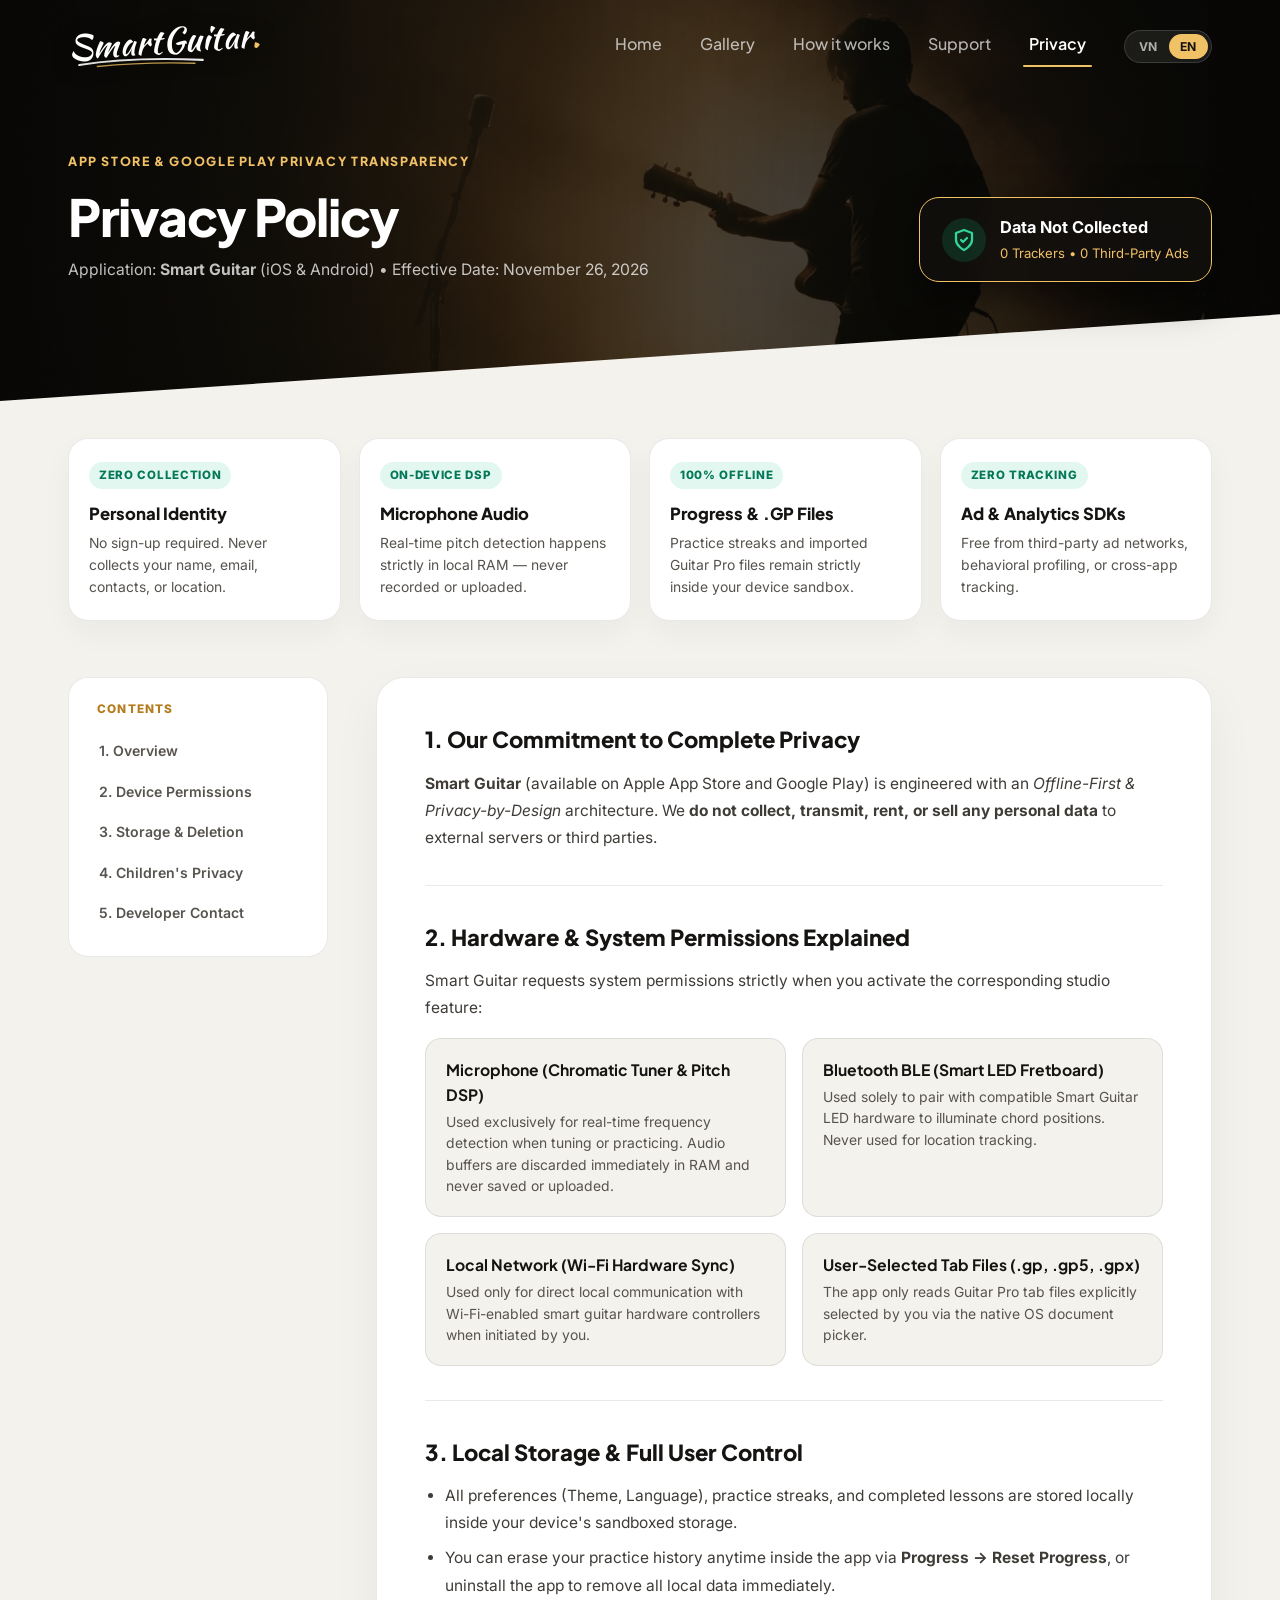
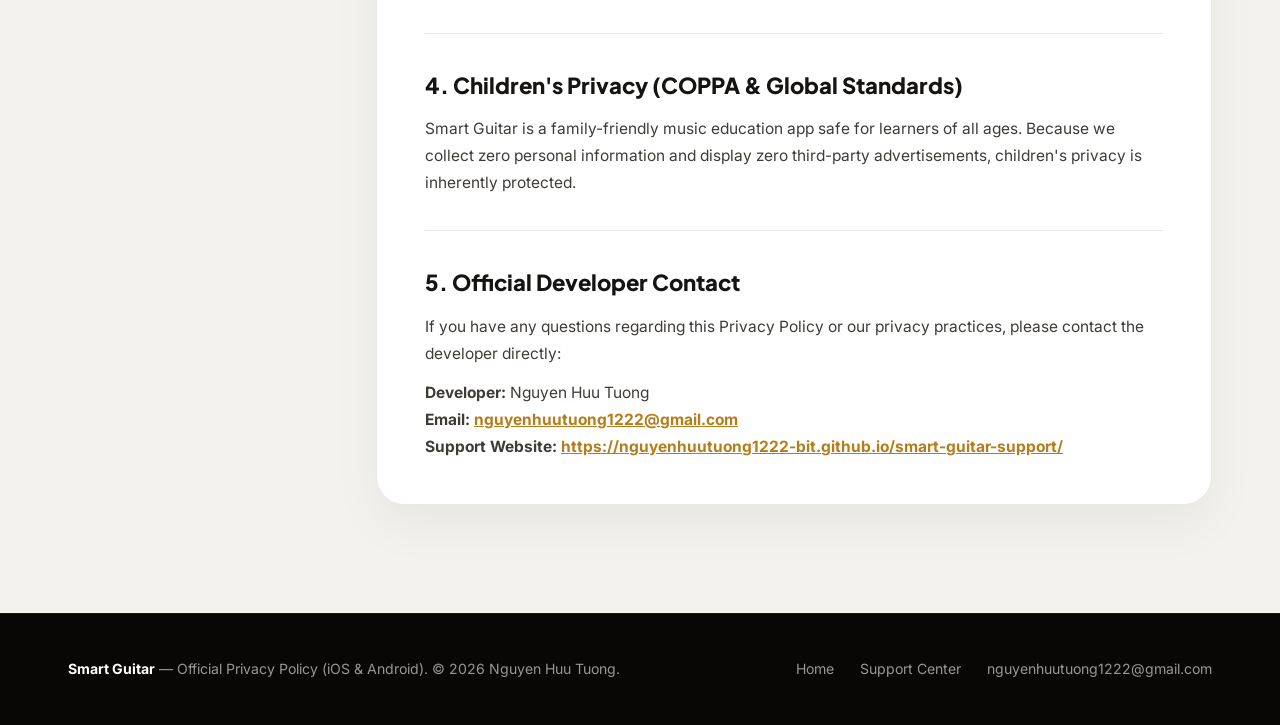
<file: privacy.html>
<!DOCTYPE html>
<html lang="vi" data-lang="vi">
<head>
  <meta charset="UTF-8" />
  <meta name="viewport" content="width=device-width, initial-scale=1.0" />
  <title>Privacy Policy — Smart Guitar (iOS & Android)</title>
  <meta name="description" content="Official Privacy Policy & Apple App Privacy Transparency Report for Smart Guitar on iOS and Android." />
  <link rel="icon" type="image/png" href="assets/icon.png" />
  <link rel="apple-touch-icon" href="assets/icon.png" />
  <link rel="stylesheet" href="styles.css?v=4.0" />
  <script src="app.js?v=4.0"></script>
</head>
<body>
  <!-- Minimalist Fretello-Inspired Top Navigation -->
  <header class="site-header">
    <div class="container nav-inner">
      <a href="index.html" class="brand-wordmark" aria-label="Smart Guitar Home">
        <span class="brand-script">SmartGuitar<span class="gold-dot">.</span></span>
        <svg class="brand-swoosh" viewBox="0 0 150 14" fill="none" xmlns="http://www.w3.org/2000/svg" aria-hidden="true">
          <path d="M3 10.5C42 4.2 98 2.4 147 4.5" stroke="#FFFFFF" stroke-width="2.6" stroke-linecap="round"/>
          <path d="M24 12.2C64 8.2 108 7.6 138 8.4" stroke="#F1C166" stroke-width="1.6" stroke-linecap="round" opacity="0.85"/>
        </svg>
      </a>

      <div class="nav-right">
        <nav class="nav-links" aria-label="Primary Navigation">
          <a href="index.html" class="nav-link">
            <span data-vi>Trang chủ</span>
            <span data-en>Home</span>
          </a>
          <a href="index.html#showcase" class="nav-link">
            <span data-vi>Hình ảnh</span>
            <span data-en>Gallery</span>
          </a>
          <a href="index.html#how-it-works" class="nav-link">
            <span data-vi>Tính năng</span>
            <span data-en>How it works</span>
          </a>
          <a href="index.html#support" class="nav-link">
            <span data-vi>Hỗ trợ</span>
            <span data-en>Support</span>
          </a>
          <a href="privacy.html" class="nav-link is-active">
            <span data-vi>Quyền riêng tư</span>
            <span data-en>Privacy</span>
          </a>
        </nav>

        <div class="lang-switch" role="group" aria-label="Language Switcher">
          <button type="button" data-set-lang="vi" class="is-active">VN</button>
          <button type="button" data-set-lang="en">EN</button>
        </div>
      </div>
    </div>
  </header>

  <!-- Matching Warm-Gold Stage Banner with Angled Diagonal Edge -->
  <section class="privacy-banner">
    <div class="container privacy-banner-inner">
      <div>
        <span class="support-eyebrow" style="margin-bottom:6px;">
          <span data-vi>Minh bạch dữ liệu App Store & Google Play</span>
          <span data-en>App Store & Google Play Privacy Transparency</span>
        </span>
        <h1 data-vi>Chính sách Quyền riêng tư</h1>
        <h1 data-en>Privacy Policy</h1>
        <p style="color:rgba(255,255,255,0.75); font-size:0.98rem;">
          <span data-vi>Ứng dụng: <strong>Smart Guitar - Học Đàn Trực Quan</strong> • Ngày hiệu lực: 26/11/2026</span>
          <span data-en>Application: <strong>Smart Guitar</strong> (iOS & Android) • Effective Date: November 26, 2026</span>
        </p>
      </div>

      <div class="privacy-seal-gold">
        <div class="privacy-seal-icon">
          <svg width="24" height="24" viewBox="0 0 24 24" fill="none" stroke="currentColor" stroke-width="2.3" stroke-linecap="round" stroke-linejoin="round"><path d="M12 22s8-4 8-10V5l-8-3-8 3v7c0 6 8 10 8 10z"/><path d="m9 12 2 2 4-4"/></svg>
        </div>
        <div>
          <strong style="display:block; font-size:1.02rem; color:#fff;" data-vi>Không Thu Thập Dữ Liệu</strong>
          <strong style="display:block; font-size:1.02rem; color:#fff;" data-en>Data Not Collected</strong>
          <span style="font-size:0.82rem; color:var(--gold);" data-vi>0 Theo dõi • 0 Quảng cáo bên thứ ba</span>
          <span style="font-size:0.82rem; color:var(--gold);" data-en>0 Trackers • 0 Third-Party Ads</span>
        </div>
      </div>
    </div>
  </section>

  <!-- Clean Alabaster Editorial Privacy Report -->
  <main class="privacy-body-section">
    <div class="container">
      <!-- 4 Apple Nutrition Summary Cards -->
      <div class="privacy-highlights">
        <div class="ph-card">
          <span class="ph-badge" data-vi>0 Thu thập</span>
          <span class="ph-badge" data-en>Zero Collection</span>
          <h3 data-vi>Định danh cá nhân</h3>
          <h3 data-en>Personal Identity</h3>
          <p data-vi>Không yêu cầu đăng ký tài khoản, không thu thập tên, email, danh bạ hay vị trí GPS.</p>
          <p data-en>No sign-up required. Never collects your name, email, contacts, or location.</p>
        </div>

        <div class="ph-card">
          <span class="ph-badge" data-vi>Xử lý trên máy</span>
          <span class="ph-badge" data-en>On-Device DSP</span>
          <h3 data-vi>Tín hiệu Microphone</h3>
          <h3 data-en>Microphone Audio</h3>
          <p data-vi>Phân tích tần số dây đàn tức thời ngay trong RAM, tuyệt đối không ghi âm hay gửi lên mạng.</p>
          <p data-en>Real-time pitch detection happens strictly in local RAM — never recorded or uploaded.</p>
        </div>

        <div class="ph-card">
          <span class="ph-badge" data-vi>100% Cục bộ</span>
          <span class="ph-badge" data-en>100% Offline</span>
          <h3 data-vi>Tiến độ & Tệp .GP</h3>
          <h3 data-en>Progress & .GP Files</h3>
          <p data-vi>Lịch sử bài học và tệp bản nhạc Guitar Pro lưu hoàn toàn trên bộ nhớ riêng của thiết bị.</p>
          <p data-en>Practice streaks and imported Guitar Pro files remain strictly inside your device sandbox.</p>
        </div>

        <div class="ph-card">
          <span class="ph-badge" data-vi>Không theo dõi</span>
          <span class="ph-badge" data-en>Zero Tracking</span>
          <h3 data-vi>SDK Quảng cáo</h3>
          <h3 data-en>Ad & Analytics SDKs</h3>
          <p data-vi>Không nhúng mạng quảng cáo bên thứ ba, không theo dõi chéo ứng dụng (Zero IDFA).</p>
          <p data-en>Free from third-party ad networks, behavioral profiling, or cross-app tracking.</p>
        </div>
      </div>

      <!-- 2-Column Sticky TOC + Editorial Legal Sheet -->
      <div class="legal-layout">
        <aside class="legal-toc">
          <div class="legal-toc-title" data-vi>Mục lục chính sách</div>
          <div class="legal-toc-title" data-en>Contents</div>
          <a href="#sec-overview"><span data-vi>1. Cam kết chung</span><span data-en>1. Overview</span></a>
          <a href="#sec-permissions"><span data-vi>2. Quyền truy cập thiết bị</span><span data-en>2. Device Permissions</span></a>
          <a href="#sec-storage"><span data-vi>3. Lưu trữ & Xóa dữ liệu</span><span data-en>3. Storage & Deletion</span></a>
          <a href="#sec-children"><span data-vi>4. An toàn cho trẻ em</span><span data-en>4. Children's Privacy</span></a>
          <a href="#sec-contact"><span data-vi>5. Liên hệ nhà phát triển</span><span data-en>5. Developer Contact</span></a>
        </aside>

        <div class="legal-sheet">
          <section id="sec-overview" class="legal-block">
            <h2 data-vi>1. Cam kết bảo vệ quyền riêng tư tuyệt đối</h2>
            <h2 data-en>1. Our Commitment to Complete Privacy</h2>
            <p data-vi>
              <strong>Smart Guitar - Học Đàn Trực Quan</strong> (phát hành trên Apple App Store và Google Play) được xây dựng theo triết lý <em>Offline-First & Privacy-by-Design</em>. Chúng tôi <strong>không vận hành máy chủ thu thập dữ liệu người dùng</strong>, không yêu cầu tạo tài khoản và không bán hay chia sẻ bất kỳ thông tin nào cho bên thứ ba.
            </p>
            <p data-en>
              <strong>Smart Guitar</strong> (available on Apple App Store and Google Play) is engineered with an <em>Offline-First & Privacy-by-Design</em> architecture. We <strong>do not collect, transmit, rent, or sell any personal data</strong> to external servers or third parties.
            </p>
          </section>

          <section id="sec-permissions" class="legal-block">
            <h2 data-vi>2. Giải trình minh bạch các quyền phần cứng</h2>
            <h2 data-en>2. Hardware & System Permissions Explained</h2>
            <p data-vi>Ứng dụng chỉ yêu cầu quyền truy cập phần cứng đúng thời điểm bạn mở tính năng tương ứng:</p>
            <p data-en>Smart Guitar requests system permissions strictly when you activate the corresponding studio feature:</p>

            <div class="perm-grid">
              <div class="perm-box">
                <strong data-vi>Microphone (Máy chỉnh dây & Nhận diện nốt)</strong>
                <strong data-en>Microphone (Chromatic Tuner & Pitch DSP)</strong>
                <span data-vi>Dùng để đo tần số âm thanh dây đàn theo thời gian thực. Luồng âm thanh được giải phóng ngay trong bộ nhớ tạm (RAM) và không bao giờ được lưu thành tệp ghi âm.</span>
                <span data-en>Used exclusively for real-time frequency detection when tuning or practicing. Audio buffers are discarded immediately in RAM and never saved or uploaded.</span>
              </div>

              <div class="perm-box">
                <strong data-vi>Bluetooth BLE (Cần đàn đèn LED thông minh)</strong>
                <strong data-en>Bluetooth BLE (Smart LED Fretboard)</strong>
                <span data-vi>Dùng để truyền tín hiệu vị trí bấm hợp âm sang mạch đèn LED trên đàn thông minh. Không dùng Bluetooth để định vị hay quét thiết bị nền.</span>
                <span data-en>Used solely to pair with compatible Smart Guitar LED hardware to illuminate chord positions. Never used for location tracking.</span>
              </div>

              <div class="perm-box">
                <strong data-vi>Mạng nội bộ Wi-Fi (Local Network)</strong>
                <strong data-en>Local Network (Wi-Fi Hardware Sync)</strong>
                <span data-vi>Chỉ dùng để giao tiếp cục bộ với mạch điều khiển đàn thông minh qua mạng LAN/Wi-Fi nội bộ khi bạn chủ động kết nối.</span>
                <span data-en>Used only for direct local communication with Wi-Fi-enabled smart guitar hardware controllers when initiated by you.</span>
              </div>

              <div class="perm-box">
                <strong data-vi>Tệp bản nhạc do bạn chọn (.gp, .gp5, .gpx)</strong>
                <strong data-en>User-Selected Tab Files (.gp, .gp5, .gpx)</strong>
                <span data-vi>Ứng dụng chỉ đọc tệp bản nhạc Guitar Pro mà bạn chủ động chọn mở thông qua hộp thoại hệ thống (Files / Document Picker).</span>
                <span data-en>The app only reads Guitar Pro tab files explicitly selected by you via the native OS document picker.</span>
              </div>
            </div>
          </section>

          <section id="sec-storage" class="legal-block">
            <h2 data-vi>3. Lưu trữ cục bộ & Quyền kiểm soát của người dùng</h2>
            <h2 data-en>3. Local Storage & Full User Control</h2>
            <ul data-vi>
              <li>Mọi cài đặt giao diện (Sáng/Tối, Ngôn ngữ), chuỗi ngày luyện tập (Streak) và bài học hoàn thành đều lưu cục bộ trên thiết bị của bạn (<code>localStorage</code> / App Sandbox).</li>
              <li>Bạn có thể xóa sạch lịch sử tiến độ bất kỳ lúc nào ngay trong ứng dụng tại mục <strong>Tiến độ → Đặt lại tiến độ</strong>, hoặc gỡ cài đặt ứng dụng để xóa toàn bộ dữ liệu cục bộ.</li>
            </ul>
            <ul data-en>
              <li>All preferences (Theme, Language), practice streaks, and completed lessons are stored locally inside your device's sandboxed storage.</li>
              <li>You can erase your practice history anytime inside the app via <strong>Progress → Reset Progress</strong>, or uninstall the app to remove all local data immediately.</li>
            </ul>
          </section>

          <section id="sec-children" class="legal-block">
            <h2 data-vi>4. Quyền riêng tư của trẻ em (COPPA & GDPR-K)</h2>
            <h2 data-en>4. Children's Privacy (COPPA & Global Standards)</h2>
            <p data-vi>
              Smart Guitar là ứng dụng giáo dục âm nhạc lành mạnh phù hợp cho mọi lứa tuổi. Vì ứng dụng không thu thập dữ liệu cá nhân, không chứa quảng cáo và không có tính năng trò chuyện công khai, trẻ em hoàn toàn an toàn khi học đàn trên ứng dụng.
            </p>
            <p data-en>
              Smart Guitar is a family-friendly music education app safe for learners of all ages. Because we collect zero personal information and display zero third-party advertisements, children's privacy is inherently protected.
            </p>
          </section>

          <section id="sec-contact" class="legal-block">
            <h2 data-vi>5. Thông tin liên hệ Nhà phát triển</h2>
            <h2 data-en>5. Official Developer Contact</h2>
            <p data-vi>
              Nếu bạn có bất kỳ câu hỏi nào liên quan đến Chính sách Quyền riêng tư hoặc cần hỗ trợ kỹ thuật, vui lòng liên hệ trực tiếp:
            </p>
            <p data-en>
              If you have any questions regarding this Privacy Policy or our privacy practices, please contact the developer directly:
            </p>
            <p style="margin-top:12px;">
              <strong>Developer:</strong> Nguyen Huu Tuong<br />
              <strong>Email:</strong> <a href="mailto:nguyenhuutuong1222@gmail.com" style="color:#b57c1c; font-weight:700; text-decoration:underline;">nguyenhuutuong1222@gmail.com</a><br />
              <strong>Support Website:</strong> <a href="index.html" style="color:#b57c1c; font-weight:700; text-decoration:underline;">https://nguyenhuutuong1222-bit.github.io/smart-guitar-support/</a>
            </p>
          </section>
        </div>
      </div>
    </div>
  </main>

  <footer class="site-footer">
    <div class="container footer-row">
      <div>
        <strong style="color:#fff;">Smart Guitar</strong> —
        <span data-vi>Chính sách Quyền riêng tư Chính thức (iOS & Android). © 2026 Nguyễn Hữu Tường.</span>
        <span data-en>Official Privacy Policy (iOS & Android). © 2026 Nguyen Huu Tuong.</span>
      </div>
      <div class="footer-links">
        <a href="index.html"><span data-vi>Trang chủ</span><span data-en>Home</span></a>
        <a href="index.html#support"><span data-vi>Trung tâm Hỗ trợ</span><span data-en>Support Center</span></a>
        <a href="mailto:nguyenhuutuong1222@gmail.com">nguyenhuutuong1222@gmail.com</a>
      </div>
    </div>
  </footer>

  <div id="toast-banner" class="toast-banner" role="status" aria-live="polite"></div>
</body>
</html>
</file>
<file: styles.css>
@import url('https://fonts.googleapis.com/css2?family=Kaushan+Script&family=Plus+Jakarta+Sans:wght@400;500;600;700;800&family=Inter:wght@400;500;600;700&display=swap');

:root {
  --stage-black: #0a0908;
  --stage-onyx: #11100e;
  --stage-card: #181613;
  --stage-border: rgba(255, 255, 255, 0.1);

  --gold: #f1c166;
  --gold-bright: #f7cf80;
  --gold-deep: #d89e38;
  --gold-ring: rgba(241, 193, 102, 0.35);

  --ivory: #f4f2ed;
  --ivory-pure: #ffffff;
  --ivory-ink: #151412;
  --ivory-muted: #57534e;
  --ivory-border: rgba(21, 20, 18, 0.09);

  --white: #ffffff;
  --white-soft: rgba(255, 255, 255, 0.82);
  --white-muted: rgba(255, 255, 255, 0.62);

  --emerald: #10b981;
  --font-display: 'Plus Jakarta Sans', -apple-system, BlinkMacSystemFont, sans-serif;
  --font-body: 'Inter', -apple-system, BlinkMacSystemFont, sans-serif;
  --font-script: 'Kaushan Script', cursive;

  --max-w: 1200px;
  --ease: cubic-bezier(0.22, 1, 0.36, 1);
}

*, *::before, *::after {
  box-sizing: border-box;
  margin: 0;
  padding: 0;
}

html {
  scroll-behavior: smooth;
  -webkit-font-smoothing: antialiased;
  -moz-osx-font-smoothing: grayscale;
}

body {
  font-family: var(--font-body);
  background: var(--stage-black);
  color: var(--white);
  line-height: 1.6;
  overflow-x: hidden;
}

/* Bilingual Toggle Rules */
html[data-lang="vi"] [data-en] { display: none !important; }
html[data-lang="en"] [data-vi] { display: none !important; }

a {
  color: inherit;
  text-decoration: none;
}

button, input, select, textarea {
  font-family: inherit;
}

.container {
  width: 100%;
  max-width: var(--max-w);
  margin: 0 auto;
  padding: 0 28px;
}

/* ==========================================================================
   TOP NAVIGATION — Minimalist Fretello Style (Clean Links + Gold Underline)
   ========================================================================== */
.site-header {
  position: fixed;
  top: 0;
  left: 0;
  right: 0;
  z-index: 100;
  padding: 24px 0;
  transition: background 0.35s var(--ease), padding 0.35s var(--ease), backdrop-filter 0.35s var(--ease), border-color 0.35s var(--ease);
  border-bottom: 1px solid transparent;
}

.site-header.is-scrolled {
  padding: 14px 0;
  background: rgba(10, 9, 8, 0.86);
  backdrop-filter: blur(18px) saturate(150%);
  -webkit-backdrop-filter: blur(18px) saturate(150%);
  border-bottom-color: rgba(255, 255, 255, 0.08);
}

.nav-inner {
  display: flex;
  align-items: center;
  justify-content: space-between;
  gap: 24px;
}

/* Expressive Musical Script Wordmark + Swoosh */
.brand-wordmark {
  display: inline-flex;
  flex-direction: column;
  align-items: flex-start;
  position: relative;
  line-height: 1;
  user-select: none;
  transition: transform 0.25s var(--ease);
}

.brand-wordmark:hover {
  transform: translateY(-1px);
}

.brand-script {
  font-family: var(--font-script);
  font-size: 2.15rem;
  color: var(--white);
  letter-spacing: 0.01em;
  transform: rotate(-4deg);
  text-shadow: 0 4px 20px rgba(0, 0, 0, 0.6);
}

.brand-script .gold-dot {
  color: var(--gold);
}

.brand-swoosh {
  width: 138px;
  height: 12px;
  margin-top: -2px;
  margin-left: 4px;
  overflow: visible;
}

.nav-right {
  display: flex;
  align-items: center;
  gap: 36px;
}

.nav-links {
  display: flex;
  align-items: center;
  gap: 34px;
}

.nav-link {
  position: relative;
  font-family: var(--font-display);
  font-size: 1rem;
  font-weight: 500;
  color: rgba(255, 255, 255, 0.68);
  padding: 6px 2px 10px;
  transition: color 0.25s ease;
}

.nav-link:hover {
  color: var(--white);
}

.nav-link::after {
  content: '';
  position: absolute;
  left: -4px;
  right: -4px;
  bottom: 0;
  height: 2.5px;
  border-radius: 2px;
  background: var(--gold);
  transform: scaleX(0);
  transform-origin: center;
  transition: transform 0.28s var(--ease);
}

.nav-link.is-active {
  color: var(--white);
  font-weight: 600;
}

.nav-link.is-active::after {
  transform: scaleX(1);
}

/* Minimalist Language Pill */
.lang-switch {
  display: inline-flex;
  align-items: center;
  background: rgba(255, 255, 255, 0.08);
  border: 1px solid rgba(255, 255, 255, 0.14);
  border-radius: 999px;
  padding: 3px;
  backdrop-filter: blur(8px);
}

.lang-switch button {
  background: transparent;
  border: none;
  color: rgba(255, 255, 255, 0.65);
  font-size: 0.76rem;
  font-weight: 700;
  letter-spacing: 0.05em;
  padding: 5px 11px;
  border-radius: 999px;
  cursor: pointer;
  transition: all 0.2s ease;
}

.lang-switch button.is-active {
  background: var(--gold);
  color: #14120e;
}

/* ==========================================================================
   HERO STAGE — Full-Bleed Warm Amber Concert Stage + Angled Diagonal Wedge
   ========================================================================== */
.hero-concert {
  position: relative;
  min-height: 830px;
  padding: 148px 0 90px;
  display: flex;
  align-items: center;
  background-color: #0c0906;
  background-image:
    linear-gradient(92deg, rgba(8, 7, 6, 0.86) 0%, rgba(14, 10, 5, 0.44) 42%, rgba(12, 9, 5, 0.18) 66%, rgba(8, 7, 6, 0.62) 100%),
    linear-gradient(180deg, rgba(8, 7, 6, 0.62) 0%, rgba(18, 12, 5, 0.08) 46%, rgba(10, 9, 8, 0.72) 100%),
    url('assets/hero-stage.jpg');
  background-size: cover;
  background-position: 56% center;
  overflow: hidden;
}

/* Crisp Fretello Diagonal Light Wedge on Bottom Right */
.hero-concert::after {
  content: '';
  position: absolute;
  left: -4%;
  right: -4%;
  bottom: -2px;
  height: 190px;
  background: var(--ivory);
  clip-path: polygon(50% 100%, 100% 8%, 100% 100%);
  z-index: 2;
  pointer-events: none;
}

.hero-grid {
  position: relative;
  z-index: 5;
  display: grid;
  grid-template-columns: 1.15fr 0.85fr;
  align-items: center;
  gap: 48px;
}

.hero-copy {
  max-width: 575px;
  padding-bottom: 28px;
}

.hero-headline {
  font-family: var(--font-display);
  font-size: clamp(2.45rem, 4.3vw, 3.65rem);
  font-weight: 700;
  line-height: 1.14;
  letter-spacing: -0.025em;
  color: var(--white);
  margin-bottom: 34px;
  text-shadow: 0 8px 32px rgba(0, 0, 0, 0.55);
}

/* Signature Fretello Circular Gold Emblem + 5-Star Feature Row */
.trust-feature {
  display: flex;
  align-items: center;
  gap: 18px;
  margin-bottom: 36px;
}

.emblem-circle {
  width: 72px;
  height: 72px;
  border-radius: 50%;
  border: 2.5px solid var(--gold);
  background:
    repeating-linear-gradient(
      180deg,
      transparent 0px,
      transparent 9px,
      rgba(255, 255, 255, 0.1) 9px,
      rgba(255, 255, 255, 0.1) 10px
    ),
    radial-gradient(circle at 30% 30%, #262018, #0d0b09);
  box-shadow: 0 0 0 5px rgba(241, 193, 102, 0.12), 0 12px 28px rgba(0, 0, 0, 0.6);
  display: flex;
  align-items: center;
  justify-content: center;
  flex-shrink: 0;
  position: relative;
  overflow: hidden;
}

.emblem-script {
  font-family: var(--font-script);
  font-size: 2.1rem;
  color: var(--white);
  transform: rotate(-6deg);
  line-height: 1;
}

.trust-meta {
  display: flex;
  flex-direction: column;
  gap: 3px;
}

.star-row {
  display: flex;
  align-items: center;
  gap: 4px;
  color: #f4b942;
  margin-bottom: 2px;
}

.trust-title {
  display: inline-flex;
  align-items: center;
  gap: 9px;
  font-family: var(--font-display);
  font-size: 1.24rem;
  font-weight: 700;
  color: var(--white);
  line-height: 1.25;
}

.play-mini-badge {
  width: 22px;
  height: 22px;
  border-radius: 50%;
  background: rgba(255, 255, 255, 0.92);
  color: #12100e;
  display: inline-flex;
  align-items: center;
  justify-content: center;
  transition: transform 0.22s var(--ease), background 0.22s ease;
}

.trust-title:hover .play-mini-badge {
  transform: scale(1.1);
  background: var(--gold);
}

.trust-sub {
  font-size: 0.98rem;
  color: rgba(255, 255, 255, 0.82);
}

/* Signature Wide Honey-Gold Pill CTA */
.btn-gold-pill {
  display: inline-flex;
  align-items: center;
  justify-content: center;
  gap: 10px;
  width: 100%;
  max-width: 456px;
  height: 64px;
  border-radius: 999px;
  background: linear-gradient(180deg, #f4c873 0%, #eab657 100%);
  color: #17140f;
  font-family: var(--font-display);
  font-size: 1.15rem;
  font-weight: 700;
  letter-spacing: -0.01em;
  border: none;
  cursor: pointer;
  box-shadow: 0 14px 34px rgba(234, 182, 87, 0.28), inset 0 1px 0 rgba(255, 255, 255, 0.55);
  transition: transform 0.24s var(--ease), box-shadow 0.24s var(--ease), filter 0.24s ease;
  margin-bottom: 24px;
}

.btn-gold-pill:hover {
  transform: translateY(-2px);
  filter: brightness(1.04);
  box-shadow: 0 18px 42px rgba(234, 182, 87, 0.4), inset 0 1px 0 rgba(255, 255, 255, 0.7);
}

/* Official-Style App Store & Google Play Store Badges */
.store-badges {
  display: flex;
  flex-wrap: wrap;
  align-items: center;
  gap: 18px;
}

.store-badge {
  display: inline-flex;
  align-items: center;
  gap: 12px;
  height: 58px;
  padding: 0 22px;
  border-radius: 11px;
  background: rgba(8, 8, 8, 0.92);
  border: 1.5px solid rgba(255, 255, 255, 0.34);
  color: var(--white);
  transition: transform 0.22s var(--ease), border-color 0.22s ease, background 0.22s ease;
  box-shadow: 0 10px 24px rgba(0, 0, 0, 0.45);
}

.store-badge:hover {
  transform: translateY(-2px);
  border-color: var(--gold);
  background: #141210;
}

.store-badge-text {
  display: flex;
  flex-direction: column;
  line-height: 1.1;
  text-align: left;
}

.store-badge-small {
  font-size: 0.68rem;
  font-weight: 500;
  letter-spacing: 0.03em;
  color: rgba(255, 255, 255, 0.84);
}

.store-badge-big {
  font-family: var(--font-display);
  font-size: 1.2rem;
  font-weight: 700;
  letter-spacing: -0.01em;
  color: var(--white);
}

/* ==========================================================================
   REALISTIC 3D TITANIUM IPHONE MOCKUP (Right Hero Column)
   ========================================================================== */
.hero-phone-col {
  display: flex;
  justify-content: flex-end;
  position: relative;
  z-index: 6;
}

.iphone-frame {
  position: relative;
  width: 334px;
  height: 676px;
  border-radius: 52px;
  padding: 12px;
  background: linear-gradient(145deg, #7c7c82 0%, #2d2d30 28%, #1d1d1f 62%, #636368 100%);
  box-shadow:
    0 34px 80px rgba(0, 0, 0, 0.72),
    0 8px 24px rgba(0, 0, 0, 0.45),
    inset 0 0 0 1.5px rgba(255, 255, 255, 0.32);
  transform: translateY(34px);
}

/* Hardware Side Buttons */
.iphone-frame::before {
  content: '';
  position: absolute;
  left: -3px;
  top: 128px;
  width: 3px;
  height: 92px;
  background: linear-gradient(180deg, #68686e, #2c2c2e);
  border-radius: 3px 0 0 3px;
  box-shadow: 0 -42px 0 0 #57575c;
}

.iphone-frame::after {
  content: '';
  position: absolute;
  right: -3px;
  top: 168px;
  width: 3px;
  height: 74px;
  background: linear-gradient(180deg, #68686e, #2c2c2e);
  border-radius: 0 3px 3px 0;
}

.iphone-bezel {
  width: 100%;
  height: 100%;
  background: #050506;
  border-radius: 42px;
  padding: 4px;
  position: relative;
  overflow: hidden;
}

.iphone-screen {
  position: relative;
  width: 100%;
  height: 100%;
  border-radius: 38px;
  overflow: hidden;
  display: flex;
  flex-direction: column;
  justify-content: space-between;
  padding: 14px 22px 16px;
  background-color: #101620;
  background-image:
    linear-gradient(180deg, rgba(13, 18, 26, 0.52) 0%, rgba(13, 18, 26, 0.14) 42%, rgba(10, 12, 18, 0.58) 74%, rgba(8, 9, 13, 0.92) 100%),
    url('assets/phone-fretboard.jpg');
  background-size: cover;
  background-position: center;
}

/* Dynamic Island / Notch & Status Bar */
.ios-statusbar {
  display: flex;
  align-items: center;
  justify-content: space-between;
  font-size: 0.76rem;
  font-weight: 700;
  color: var(--white);
  padding: 2px 6px 0;
  position: relative;
  z-index: 3;
}

.ios-notch {
  width: 96px;
  height: 24px;
  background: #040405;
  border-radius: 999px;
  margin: 0 auto;
  display: flex;
  align-items: center;
  justify-content: flex-end;
  padding-right: 10px;
  box-shadow: inset 0 0 0 1px rgba(255, 255, 255, 0.06);
}

.ios-camera-dot {
  width: 8px;
  height: 8px;
  border-radius: 50%;
  background: radial-gradient(circle, #25406b 20%, #0b1320 80%);
}

.ios-icons {
  display: inline-flex;
  align-items: center;
  gap: 5px;
}

/* Phone Screen Center Showcase */
.phone-center {
  text-align: center;
  margin-top: 28px;
  z-index: 3;
}

.phone-logo {
  font-family: var(--font-script);
  font-size: 2.45rem;
  color: var(--white);
  transform: rotate(-5deg);
  display: inline-block;
  text-shadow: 0 6px 24px rgba(0, 0, 0, 0.75);
  margin-bottom: 2px;
}

.phone-swoosh {
  width: 146px;
  height: 12px;
  display: block;
  margin: -4px auto 26px;
}

.phone-pitch {
  font-family: var(--font-display);
  font-size: 1.18rem;
  font-weight: 600;
  line-height: 1.35;
  color: var(--white);
  text-shadow: 0 4px 18px rgba(0, 0, 0, 0.8);
  padding: 0 4px;
}

/* Interactive Live Chord / Tuner Chip on Phone */
.phone-live-chip {
  display: inline-flex;
  align-items: center;
  gap: 7px;
  margin-top: 16px;
  padding: 6px 13px;
  border-radius: 999px;
  background: rgba(12, 14, 18, 0.72);
  border: 1px solid rgba(241, 193, 102, 0.42);
  backdrop-filter: blur(10px);
  font-size: 0.73rem;
  font-weight: 600;
  color: var(--gold-bright);
}

.phone-live-dot {
  width: 7px;
  height: 7px;
  border-radius: 50%;
  background: var(--emerald);
  box-shadow: 0 0 8px var(--emerald);
}

.phone-actions {
  display: flex;
  flex-direction: column;
  gap: 11px;
  z-index: 3;
}

.phone-btn-white {
  display: flex;
  align-items: center;
  justify-content: center;
  gap: 8px;
  height: 44px;
  border-radius: 999px;
  background: var(--white);
  color: #111111;
  font-family: var(--font-display);
  font-size: 0.85rem;
  font-weight: 700;
  box-shadow: 0 8px 20px rgba(0, 0, 0, 0.4);
  transition: transform 0.2s ease, background 0.2s ease;
}

.phone-btn-white:hover {
  transform: scale(1.02);
  background: var(--gold-bright);
}

.phone-btn-ghost {
  display: flex;
  align-items: center;
  justify-content: center;
  height: 44px;
  border-radius: 999px;
  background: rgba(15, 17, 22, 0.65);
  border: 1px solid rgba(255, 255, 255, 0.32);
  backdrop-filter: blur(8px);
  color: var(--white);
  font-family: var(--font-display);
  font-size: 0.84rem;
  font-weight: 600;
  transition: border-color 0.2s ease, background 0.2s ease;
}

.phone-btn-ghost:hover {
  border-color: var(--gold);
  background: rgba(241, 193, 102, 0.16);
}

.phone-legal {
  font-size: 0.64rem;
  line-height: 1.4;
  text-align: center;
  color: rgba(255, 255, 255, 0.65);
  margin-top: 4px;
}

.phone-legal a {
  color: var(--white);
  text-decoration: underline;
}

.ios-home-bar {
  width: 108px;
  height: 4px;
  border-radius: 999px;
  background: rgba(255, 255, 255, 0.78);
  margin: 6px auto 0;
}

/* ==========================================================================
   SECTION 2: CLEAN ALABASTER EDITORIAL SHOWCASE ("How It Works")
   Continues seamlessly from the Hero's crisp diagonal light wedge
   ========================================================================== */
.section-ivory {
  background: var(--ivory);
  color: var(--ivory-ink);
  padding: 96px 0 112px;
  position: relative;
  z-index: 3;
}

.section-header-center {
  text-align: center;
  max-width: 680px;
  margin: 0 auto 64px;
}

.eyebrow-gold {
  display: inline-block;
  font-family: var(--font-display);
  font-size: 0.8rem;
  font-weight: 800;
  text-transform: uppercase;
  letter-spacing: 0.14em;
  color: #b57c1c;
  margin-bottom: 12px;
}

.section-ivory h2 {
  font-family: var(--font-display);
  font-size: clamp(2rem, 3.4vw, 2.85rem);
  font-weight: 800;
  letter-spacing: -0.025em;
  line-height: 1.16;
  color: var(--ivory-ink);
  margin-bottom: 16px;
}

.section-ivory .lead {
  font-size: 1.08rem;
  color: var(--ivory-muted);
}

/* 3 Editorial Feature Pillars */
.pillars-grid {
  display: grid;
  grid-template-columns: repeat(3, 1fr);
  gap: 28px;
}

.pillar-card {
  background: var(--ivory-pure);
  border-radius: 26px;
  padding: 34px 30px;
  border: 1px solid var(--ivory-border);
  box-shadow: 0 18px 44px rgba(20, 18, 14, 0.05);
  display: flex;
  flex-direction: column;
  justify-content: space-between;
  transition: transform 0.3s var(--ease), box-shadow 0.3s var(--ease);
}

.pillar-card:hover {
  transform: translateY(-6px);
  box-shadow: 0 26px 56px rgba(20, 18, 14, 0.1);
}

/* Sleek Dark Studio Mini-Widget Inside Each Ivory Card */
.pillar-visual {
  height: 158px;
  border-radius: 18px;
  background: linear-gradient(145deg, #191714, #0f0e0c);
  padding: 18px 20px;
  margin-bottom: 26px;
  position: relative;
  overflow: hidden;
  display: flex;
  flex-direction: column;
  justify-content: space-between;
  color: var(--white);
  box-shadow: inset 0 1px 0 rgba(255, 255, 255, 0.1);
}

.pv-top {
  display: flex;
  align-items: center;
  justify-content: space-between;
  font-size: 0.74rem;
  font-weight: 700;
  color: var(--gold);
  letter-spacing: 0.04em;
  text-transform: uppercase;
}

.pv-fretboard {
  display: grid;
  grid-template-columns: repeat(5, 1fr);
  gap: 0;
  border-top: 2px solid rgba(255, 255, 255, 0.24);
  border-bottom: 2px solid rgba(255, 255, 255, 0.24);
  padding: 12px 0;
  position: relative;
}

.pv-fret {
  border-right: 1.5px solid rgba(255, 255, 255, 0.18);
  height: 54px;
  display: flex;
  align-items: center;
  justify-content: center;
  position: relative;
}

.pv-dot {
  width: 24px;
  height: 24px;
  border-radius: 50%;
  background: var(--gold);
  color: #14120e;
  font-size: 0.75rem;
  font-weight: 800;
  display: inline-flex;
  align-items: center;
  justify-content: center;
  box-shadow: 0 0 16px rgba(241, 193, 102, 0.65);
}

.pv-dot.is-cyan {
  background: #38bdf8;
  box-shadow: 0 0 16px rgba(56, 189, 248, 0.65);
}

.pv-dot.is-emerald {
  background: #34d399;
  box-shadow: 0 0 16px rgba(52, 211, 153, 0.65);
}

.pv-wave {
  display: flex;
  align-items: flex-end;
  gap: 6px;
  height: 62px;
  padding-top: 8px;
}

.pv-wave span {
  flex: 1;
  border-radius: 99px;
  background: rgba(255, 255, 255, 0.16);
}

.pv-wave span.is-gold {
  background: linear-gradient(180deg, var(--gold-bright), var(--gold-deep));
  box-shadow: 0 0 12px rgba(241, 193, 102, 0.45);
}

.pv-tuner {
  display: flex;
  align-items: center;
  justify-content: space-between;
  background: rgba(255, 255, 255, 0.05);
  border: 1px solid rgba(52, 211, 153, 0.35);
  border-radius: 14px;
  padding: 12px 16px;
}

.pv-note {
  font-family: var(--font-display);
  font-size: 1.85rem;
  font-weight: 800;
  color: #34d399;
  line-height: 1;
}

.pillar-step {
  font-size: 0.76rem;
  font-weight: 800;
  letter-spacing: 0.08em;
  text-transform: uppercase;
  color: #b57c1c;
  margin-bottom: 8px;
}

.pillar-card h3 {
  font-family: var(--font-display);
  font-size: 1.32rem;
  font-weight: 800;
  color: var(--ivory-ink);
  margin-bottom: 10px;
  letter-spacing: -0.015em;
}

.pillar-card p {
  font-size: 0.96rem;
  color: var(--ivory-muted);
  line-height: 1.65;
}

/* ==========================================================================
   SECTION 3: DARK CONCERT STUDIO SUPPORT & FAQ HUB (Apple Guideline 1.5)
   ========================================================================== */
.section-support {
  background:
    radial-gradient(circle at 15% 15%, rgba(241, 193, 102, 0.1), transparent 45%),
    linear-gradient(180deg, #11100e 0%, #0a0908 100%);
  color: var(--white);
  padding: 108px 0 116px;
  position: relative;
}

.support-split {
  display: grid;
  grid-template-columns: 1.25fr 0.85fr;
  gap: 48px;
  align-items: start;
}

.support-eyebrow {
  display: inline-flex;
  align-items: center;
  gap: 8px;
  font-family: var(--font-display);
  font-size: 0.78rem;
  font-weight: 800;
  text-transform: uppercase;
  letter-spacing: 0.13em;
  color: var(--gold);
  margin-bottom: 14px;
}

.section-support h2 {
  font-family: var(--font-display);
  font-size: clamp(1.95rem, 3.2vw, 2.65rem);
  font-weight: 800;
  letter-spacing: -0.025em;
  line-height: 1.18;
  margin-bottom: 14px;
}

.support-lead {
  font-size: 1.02rem;
  color: var(--white-muted);
  margin-bottom: 28px;
}

/* FAQ Search & Gold Filter Chips */
.faq-controls {
  display: flex;
  flex-direction: column;
  gap: 14px;
  margin-bottom: 24px;
}

.search-field {
  position: relative;
}

.search-field svg {
  position: absolute;
  left: 18px;
  top: 50%;
  transform: translateY(-50%);
  color: rgba(255, 255, 255, 0.45);
}

.search-field input {
  width: 100%;
  height: 52px;
  padding: 0 18px 0 48px;
  border-radius: 999px;
  background: rgba(255, 255, 255, 0.06);
  border: 1px solid rgba(255, 255, 255, 0.12);
  color: var(--white);
  font-size: 0.95rem;
  outline: none;
  transition: border-color 0.22s ease, background 0.22s ease;
}

.search-field input:focus {
  border-color: var(--gold);
  background: rgba(255, 255, 255, 0.09);
}

.filter-pills {
  display: flex;
  flex-wrap: wrap;
  gap: 8px;
}

.filter-pill {
  background: rgba(255, 255, 255, 0.06);
  border: 1px solid rgba(255, 255, 255, 0.11);
  color: rgba(255, 255, 255, 0.72);
  padding: 7px 16px;
  border-radius: 999px;
  font-size: 0.83rem;
  font-weight: 600;
  cursor: pointer;
  transition: all 0.2s ease;
}

.filter-pill:hover {
  color: var(--white);
  border-color: rgba(255, 255, 255, 0.28);
}

.filter-pill.is-active {
  background: var(--gold);
  border-color: var(--gold);
  color: #15130f;
}

/* Smooth Accordion List */
.faq-stack {
  display: flex;
  flex-direction: column;
  gap: 12px;
}

.faq-card {
  background: var(--stage-card);
  border: 1px solid var(--stage-border);
  border-radius: 20px;
  overflow: hidden;
  transition: border-color 0.25s ease, background 0.25s ease;
}

.faq-card.is-open {
  border-color: rgba(241, 193, 102, 0.45);
  background: #1d1a16;
}

.faq-card[hidden] {
  display: none !important;
}

.faq-trigger {
  width: 100%;
  background: transparent;
  border: none;
  color: var(--white);
  padding: 20px 22px;
  display: flex;
  align-items: center;
  justify-content: space-between;
  gap: 16px;
  text-align: left;
  font-family: var(--font-display);
  font-size: 1rem;
  font-weight: 600;
  cursor: pointer;
}

.faq-chevron {
  width: 30px;
  height: 30px;
  border-radius: 50%;
  background: rgba(255, 255, 255, 0.06);
  display: inline-flex;
  align-items: center;
  justify-content: center;
  flex-shrink: 0;
  color: var(--gold);
  transition: transform 0.3s var(--ease), background 0.25s ease;
}

.faq-card.is-open .faq-chevron {
  transform: rotate(180deg);
  background: rgba(241, 193, 102, 0.2);
}

.faq-panel {
  display: grid;
  grid-template-rows: 0fr;
  transition: grid-template-rows 0.32s var(--ease);
}

.faq-card.is-open .faq-panel {
  grid-template-rows: 1fr;
}

.faq-panel-inner {
  overflow: hidden;
}

.faq-answer {
  padding: 0 22px 22px;
  font-size: 0.94rem;
  color: var(--white-soft);
  line-height: 1.7;
}

/* Sticky Concierge Contact & Support Composer Card */
.concierge-card {
  position: sticky;
  top: 96px;
  background: linear-gradient(165deg, #1d1914 0%, #13110e 100%);
  border: 1px solid rgba(241, 193, 102, 0.28);
  border-radius: 28px;
  padding: 32px 28px;
  box-shadow: 0 28px 64px rgba(0, 0, 0, 0.55);
}

.concierge-head {
  display: flex;
  align-items: center;
  gap: 14px;
  margin-bottom: 20px;
}

.concierge-avatar {
  width: 52px;
  height: 52px;
  border-radius: 16px;
  border: 1.5px solid var(--gold);
  overflow: hidden;
  flex-shrink: 0;
}

.concierge-avatar img {
  width: 100%;
  height: 100%;
  object-fit: cover;
}

.concierge-head h3 {
  font-family: var(--font-display);
  font-size: 1.2rem;
  font-weight: 700;
}

.sla-tag {
  display: inline-flex;
  align-items: center;
  gap: 6px;
  font-size: 0.78rem;
  color: #34d399;
  font-weight: 600;
}

.email-pill-box {
  display: flex;
  align-items: center;
  justify-content: space-between;
  gap: 10px;
  background: rgba(0, 0, 0, 0.42);
  border: 1px solid rgba(255, 255, 255, 0.12);
  border-radius: 14px;
  padding: 11px 14px;
  margin-bottom: 22px;
}

.email-pill-box a {
  font-size: 0.88rem;
  font-weight: 600;
  color: var(--gold-bright);
  word-break: break-all;
}

.btn-copy-mini {
  background: rgba(255, 255, 255, 0.1);
  border: none;
  color: var(--white);
  font-size: 0.75rem;
  font-weight: 700;
  padding: 6px 12px;
  border-radius: 999px;
  cursor: pointer;
  flex-shrink: 0;
  transition: background 0.2s ease, color 0.2s ease;
}

.btn-copy-mini:hover {
  background: var(--gold);
  color: #15130f;
}

.support-form {
  display: flex;
  flex-direction: column;
  gap: 13px;
}

.form-row-2 {
  display: grid;
  grid-template-columns: 1fr 1fr;
  gap: 10px;
}

.support-form label {
  display: block;
  font-size: 0.76rem;
  font-weight: 600;
  color: rgba(255, 255, 255, 0.68);
  margin-bottom: 5px;
}

.support-form select,
.support-form input,
.support-form textarea {
  width: 100%;
  background: rgba(255, 255, 255, 0.06);
  border: 1px solid rgba(255, 255, 255, 0.13);
  border-radius: 12px;
  padding: 11px 13px;
  color: var(--white);
  font-size: 0.9rem;
  outline: none;
  transition: border-color 0.2s ease;
}

.support-form select option {
  background: #181613;
  color: var(--white);
}

.support-form select:focus,
.support-form input:focus,
.support-form textarea:focus {
  border-color: var(--gold);
}

.support-form textarea {
  min-height: 92px;
  resize: vertical;
}

.btn-submit-gold {
  height: 52px;
  border-radius: 999px;
  border: none;
  background: linear-gradient(180deg, #f4c873 0%, #eab657 100%);
  color: #17140f;
  font-family: var(--font-display);
  font-size: 0.98rem;
  font-weight: 700;
  cursor: pointer;
  margin-top: 4px;
  box-shadow: 0 10px 24px rgba(234, 182, 87, 0.25);
  transition: transform 0.2s var(--ease), filter 0.2s ease;
}

.btn-submit-gold:hover {
  transform: translateY(-2px);
  filter: brightness(1.05);
}

/* ==========================================================================
   PRIVACY PAGE — Matching Fretello Concert Banner + Editorial Alabaster Sheet
   ========================================================================== */
.privacy-banner {
  position: relative;
  padding: 148px 0 120px;
  background-color: #0c0906;
  background-image:
    linear-gradient(92deg, rgba(8, 7, 6, 0.93) 0%, rgba(15, 11, 6, 0.76) 55%, rgba(8, 7, 6, 0.92) 100%),
    radial-gradient(circle at 30% 50%, rgba(226, 162, 62, 0.25) 0%, transparent 58%),
    url('assets/hero-stage.jpg');
  background-size: cover;
  background-position: center 28%;
  overflow: hidden;
}

.privacy-banner::after {
  content: '';
  position: absolute;
  left: -4%;
  right: -4%;
  bottom: -2px;
  height: 110px;
  background: var(--ivory);
  clip-path: polygon(0 100%, 100% 15%, 100% 100%);
  pointer-events: none;
}

.privacy-banner-inner {
  position: relative;
  z-index: 4;
  display: flex;
  align-items: flex-end;
  justify-content: space-between;
  gap: 32px;
  flex-wrap: wrap;
}

.privacy-banner h1 {
  font-family: var(--font-display);
  font-size: clamp(2.3rem, 4vw, 3.35rem);
  font-weight: 800;
  letter-spacing: -0.025em;
  line-height: 1.12;
  margin: 10px 0 12px;
}

.privacy-seal-gold {
  display: inline-flex;
  align-items: center;
  gap: 14px;
  background: rgba(18, 16, 13, 0.85);
  border: 1.5px solid var(--gold);
  backdrop-filter: blur(14px);
  padding: 16px 22px;
  border-radius: 20px;
  box-shadow: 0 16px 40px rgba(0, 0, 0, 0.5);
}

.privacy-seal-icon {
  width: 44px;
  height: 44px;
  border-radius: 50%;
  background: rgba(16, 185, 129, 0.16);
  color: #34d399;
  display: flex;
  align-items: center;
  justify-content: center;
  flex-shrink: 0;
}

.privacy-body-section {
  background: var(--ivory);
  color: var(--ivory-ink);
  padding: 36px 0 108px;
}

/* 4 Clean Privacy Nutrition Highlights */
.privacy-highlights {
  display: grid;
  grid-template-columns: repeat(4, 1fr);
  gap: 18px;
  margin-bottom: 56px;
}

.ph-card {
  background: var(--ivory-pure);
  border: 1px solid var(--ivory-border);
  border-radius: 20px;
  padding: 22px 20px;
  box-shadow: 0 12px 30px rgba(20, 18, 14, 0.04);
}

.ph-badge {
  display: inline-block;
  font-size: 0.72rem;
  font-weight: 800;
  text-transform: uppercase;
  letter-spacing: 0.06em;
  padding: 4px 10px;
  border-radius: 999px;
  background: rgba(16, 185, 129, 0.12);
  color: #047857;
  margin-bottom: 12px;
}

.ph-card h3 {
  font-family: var(--font-display);
  font-size: 1.04rem;
  font-weight: 800;
  margin-bottom: 6px;
}

.ph-card p {
  font-size: 0.87rem;
  color: var(--ivory-muted);
  line-height: 1.55;
}

/* Editorial 2-Column Legal Layout */
.legal-layout {
  display: grid;
  grid-template-columns: 260px 1fr;
  gap: 48px;
  align-items: start;
}

.legal-toc {
  position: sticky;
  top: 98px;
  background: var(--ivory-pure);
  border: 1px solid var(--ivory-border);
  border-radius: 20px;
  padding: 22px 18px;
}

.legal-toc-title {
  font-size: 0.74rem;
  font-weight: 800;
  text-transform: uppercase;
  letter-spacing: 0.1em;
  color: #b57c1c;
  margin-bottom: 12px;
  padding: 0 10px;
}

.legal-toc a {
  display: block;
  padding: 9px 12px;
  border-radius: 10px;
  font-size: 0.88rem;
  font-weight: 600;
  color: var(--ivory-muted);
  transition: background 0.2s ease, color 0.2s ease;
}

.legal-toc a:hover {
  background: rgba(216, 158, 56, 0.12);
  color: var(--ivory-ink);
}

.legal-sheet {
  background: var(--ivory-pure);
  border: 1px solid var(--ivory-border);
  border-radius: 28px;
  padding: 44px 48px;
  box-shadow: 0 20px 50px rgba(20, 18, 14, 0.05);
}

.legal-block {
  padding-bottom: 34px;
  margin-bottom: 34px;
  border-bottom: 1px solid var(--ivory-border);
  scroll-margin-top: 104px;
}

.legal-block:last-child {
  border-bottom: none;
  margin-bottom: 0;
  padding-bottom: 0;
}

.legal-block h2 {
  font-family: var(--font-display);
  font-size: 1.38rem;
  font-weight: 800;
  color: var(--ivory-ink);
  margin-bottom: 12px;
}

.legal-block p,
.legal-block li {
  font-size: 0.97rem;
  color: #3f3c38;
  line-height: 1.75;
}

.legal-block ul {
  padding-left: 20px;
  margin-top: 10px;
  display: flex;
  flex-direction: column;
  gap: 8px;
}

.perm-grid {
  display: grid;
  grid-template-columns: 1fr 1fr;
  gap: 16px;
  margin-top: 16px;
}

.perm-box {
  background: var(--ivory);
  border-radius: 16px;
  padding: 18px 20px;
  border: 1px solid var(--ivory-border);
}

.perm-box strong {
  display: block;
  font-family: var(--font-display);
  font-size: 0.98rem;
  color: var(--ivory-ink);
  margin-bottom: 5px;
}

.perm-box span {
  font-size: 0.87rem;
  color: var(--ivory-muted);
  line-height: 1.55;
  display: block;
}

/* ==========================================================================
   FOOTER & TOAST
   ========================================================================== */
.site-footer {
  background: #080706;
  border-top: 1px solid rgba(255, 255, 255, 0.08);
  padding: 44px 0;
  color: rgba(255, 255, 255, 0.58);
  font-size: 0.88rem;
}

.footer-row {
  display: flex;
  align-items: center;
  justify-content: space-between;
  gap: 24px;
  flex-wrap: wrap;
}

.footer-links {
  display: flex;
  align-items: center;
  gap: 26px;
}

.footer-links a:hover {
  color: var(--gold);
}

.toast-banner {
  position: fixed;
  bottom: 28px;
  left: 50%;
  transform: translateX(-50%) translateY(24px);
  background: #181511;
  border: 1.5px solid var(--gold);
  color: var(--white);
  padding: 12px 22px;
  border-radius: 999px;
  font-size: 0.9rem;
  font-weight: 600;
  box-shadow: 0 16px 40px rgba(0, 0, 0, 0.6);
  opacity: 0;
  pointer-events: none;
  z-index: 999;
  transition: opacity 0.25s ease, transform 0.25s var(--ease);
}

.toast-banner.is-visible {
  opacity: 1;
  transform: translateX(-50%) translateY(0);
}

/* ==========================================================================
   RESPONSIVE BREAKPOINTS
   ========================================================================== */
@media (max-width: 1024px) {
  .hero-grid {
    grid-template-columns: 1fr;
    text-align: left;
    gap: 52px;
  }
  .hero-phone-col {
    justify-content: center;
  }
  .iphone-frame {
    transform: translateY(0);
  }
  .pillars-grid {
    grid-template-columns: 1fr;
  }
  .support-split {
    grid-template-columns: 1fr;
  }
  .concierge-card {
    position: static;
  }
  .privacy-highlights {
    grid-template-columns: 1fr 1fr;
  }
  .legal-layout {
    grid-template-columns: 1fr;
  }
  .legal-toc {
    position: static;
  }
}

@media (max-width: 720px) {
  .nav-inner {
    flex-wrap: wrap;
    gap: 14px;
  }
  .nav-right {
    width: 100%;
    justify-content: space-between;
    gap: 12px;
  }
  .nav-links {
    gap: 18px;
  }
  .nav-link {
    font-size: 0.9rem;
  }
  .hero-concert {
    padding: 156px 0 72px;
  }
  .store-badges {
    flex-direction: column;
    align-items: stretch;
    max-width: 456px;
  }
  .store-badge {
    justify-content: center;
  }
  .form-row-2,
  .perm-grid,
  .privacy-highlights {
    grid-template-columns: 1fr;
  }
  .legal-sheet {
    padding: 28px 22px;
  }
}


/* ==========================================================================
   INTERACTIVE SWIPE SHOWCASE GALLERY (Apple Store × Fretello Touch Carousel)
   ========================================================================== */
.section-gallery {
  background: var(--ivory);
  color: var(--ivory-ink);
  padding: 88px 0 36px;
  position: relative;
  z-index: 4;
  overflow: hidden;
}

.gallery-head-bar {
  display: flex;
  align-items: flex-end;
  justify-content: space-between;
  gap: 24px;
  margin-bottom: 36px;
  flex-wrap: wrap;
}

.gallery-head-copy {
  max-width: 650px;
}

.gallery-head-copy h2 {
  font-family: var(--font-display);
  font-size: clamp(2rem, 3.4vw, 2.8rem);
  font-weight: 800;
  letter-spacing: -0.025em;
  line-height: 1.15;
  color: var(--ivory-ink);
  margin-bottom: 12px;
}

.gallery-head-copy p {
  font-size: 1.04rem;
  color: var(--ivory-muted);
}

.gallery-controls {
  display: inline-flex;
  align-items: center;
  gap: 12px;
}

.swipe-hint-pill {
  display: inline-flex;
  align-items: center;
  gap: 7px;
  padding: 8px 15px;
  border-radius: 999px;
  background: rgba(21, 20, 18, 0.06);
  color: var(--ivory-muted);
  font-size: 0.8rem;
  font-weight: 600;
  user-select: none;
}

.gallery-nav-btn {
  width: 46px;
  height: 46px;
  border-radius: 50%;
  border: 1px solid rgba(21, 20, 18, 0.14);
  background: var(--ivory-pure);
  color: var(--ivory-ink);
  display: inline-flex;
  align-items: center;
  justify-content: center;
  cursor: pointer;
  box-shadow: 0 8px 20px rgba(20, 18, 14, 0.07);
  transition: transform 0.22s var(--ease), background 0.22s ease, border-color 0.22s ease, opacity 0.22s ease;
}

.gallery-nav-btn:hover {
  transform: translateY(-2px);
  background: var(--ivory-ink);
  color: var(--gold);
  border-color: var(--ivory-ink);
}

.gallery-nav-btn:disabled {
  opacity: 0.35;
  pointer-events: none;
}

/* Edge-to-Edge Horizontal Swipe & Drag Track */
.gallery-viewport {
  position: relative;
  width: 100%;
}

.gallery-track {
  display: flex;
  gap: 24px;
  overflow-x: auto;
  scroll-snap-type: x mandatory;
  scroll-behavior: smooth;
  -webkit-overflow-scrolling: touch;
  scrollbar-width: none;
  padding: 12px max(28px, calc((100vw - var(--max-w)) / 2 + 28px)) 34px;
  cursor: grab;
  user-select: none;
}

.gallery-track::-webkit-scrollbar {
  display: none;
}

.gallery-track.is-dragging {
  cursor: grabbing;
  scroll-snap-type: none;
  scroll-behavior: auto;
}

.gallery-slide {
  position: relative;
  flex: 0 0 336px;
  height: 560px;
  border-radius: 30px;
  overflow: hidden;
  scroll-snap-align: center;
  background: #0d0f14;
  box-shadow:
    0 24px 52px rgba(15, 13, 10, 0.18),
    0 4px 14px rgba(15, 13, 10, 0.08),
    inset 0 0 0 1px rgba(255, 255, 255, 0.14);
  transition: transform 0.38s var(--ease), box-shadow 0.38s var(--ease);
}

@media (min-width: 768px) {
  .gallery-slide {
    scroll-snap-align: start;
    flex: 0 0 356px;
    height: 590px;
  }
}

.gallery-slide:hover {
  transform: translateY(-8px) scale(1.015);
  box-shadow:
    0 32px 68px rgba(15, 13, 10, 0.26),
    0 0 0 2px var(--gold);
}

.gallery-slide img {
  width: 100%;
  height: 100%;
  object-fit: cover;
  object-position: center;
  display: block;
  pointer-events: none;
  transition: transform 0.65s var(--ease);
}

.gallery-slide:hover img {
  transform: scale(1.045);
}

/* Top Floating Index & Zoom Icon */
.slide-top-bar {
  position: absolute;
  top: 18px;
  left: 18px;
  right: 18px;
  display: flex;
  align-items: center;
  justify-content: space-between;
  z-index: 3;
  pointer-events: none;
}

.slide-tag {
  display: inline-flex;
  align-items: center;
  gap: 6px;
  padding: 6px 13px;
  border-radius: 999px;
  background: rgba(10, 10, 12, 0.62);
  border: 1px solid rgba(255, 255, 255, 0.2);
  backdrop-filter: blur(12px);
  -webkit-backdrop-filter: blur(12px);
  font-family: var(--font-display);
  font-size: 0.72rem;
  font-weight: 700;
  letter-spacing: 0.07em;
  text-transform: uppercase;
  color: var(--gold-bright);
}

.slide-zoom-pill {
  width: 36px;
  height: 36px;
  border-radius: 50%;
  background: rgba(10, 10, 12, 0.58);
  border: 1px solid rgba(255, 255, 255, 0.2);
  backdrop-filter: blur(12px);
  -webkit-backdrop-filter: blur(12px);
  color: var(--white);
  display: inline-flex;
  align-items: center;
  justify-content: center;
  transition: background 0.22s ease, color 0.22s ease, transform 0.22s var(--ease);
}

.gallery-slide:hover .slide-zoom-pill {
  background: var(--gold);
  color: #14120e;
  transform: scale(1.08);
}

/* Bottom Gradient Caption Overlay */
.slide-caption {
  position: absolute;
  left: 0;
  right: 0;
  bottom: 0;
  padding: 64px 24px 24px;
  background: linear-gradient(180deg, rgba(8, 8, 10, 0) 0%, rgba(8, 8, 10, 0.76) 46%, rgba(8, 8, 10, 0.94) 100%);
  color: var(--white);
  z-index: 2;
}

.slide-caption h3 {
  font-family: var(--font-display);
  font-size: 1.24rem;
  font-weight: 800;
  letter-spacing: -0.015em;
  line-height: 1.25;
  margin-bottom: 6px;
  color: var(--white);
}

.slide-caption p {
  font-size: 0.88rem;
  line-height: 1.5;
  color: rgba(255, 255, 255, 0.8);
}

/* Interactive Pagination Dots */
.gallery-dots {
  display: flex;
  align-items: center;
  justify-content: center;
  gap: 8px;
  margin-top: 8px;
}

.gallery-dot {
  width: 9px;
  height: 9px;
  border-radius: 999px;
  border: none;
  background: rgba(21, 20, 18, 0.2);
  cursor: pointer;
  padding: 0;
  transition: width 0.3s var(--ease), background 0.3s ease;
}

.gallery-dot.is-active {
  width: 30px;
  background: #c88a23;
}

/* Fullscreen Cinema Lightbox */
.lightbox-modal {
  position: fixed;
  inset: 0;
  z-index: 1200;
  background: rgba(7, 7, 9, 0.92);
  backdrop-filter: blur(20px);
  -webkit-backdrop-filter: blur(20px);
  display: flex;
  align-items: center;
  justify-content: center;
  padding: 24px;
  opacity: 0;
  pointer-events: none;
  transition: opacity 0.28s ease;
}

.lightbox-modal.is-open {
  opacity: 1;
  pointer-events: auto;
}

.lightbox-stage {
  position: relative;
  max-width: min(92vw, 520px);
  max-height: 88vh;
  display: flex;
  flex-direction: column;
  align-items: center;
  gap: 14px;
}

.lightbox-img-wrap {
  position: relative;
  border-radius: 24px;
  overflow: hidden;
  box-shadow: 0 30px 80px rgba(0, 0, 0, 0.75), 0 0 0 1px rgba(255, 255, 255, 0.16);
  max-height: 76vh;
}

.lightbox-img-wrap img {
  display: block;
  max-width: 100%;
  max-height: 76vh;
  width: auto;
  height: auto;
  object-fit: contain;
}

.lightbox-meta {
  text-align: center;
  color: var(--white);
}

.lightbox-meta strong {
  display: block;
  font-family: var(--font-display);
  font-size: 1.08rem;
  color: var(--gold-bright);
}

.lightbox-meta span {
  font-size: 0.88rem;
  color: rgba(255, 255, 255, 0.74);
}

.lightbox-close,
.lightbox-arrow {
  position: fixed;
  width: 48px;
  height: 48px;
  border-radius: 50%;
  border: 1px solid rgba(255, 255, 255, 0.22);
  background: rgba(20, 20, 24, 0.78);
  color: var(--white);
  display: inline-flex;
  align-items: center;
  justify-content: center;
  cursor: pointer;
  transition: background 0.2s ease, color 0.2s ease, transform 0.2s ease;
}

.lightbox-close:hover,
.lightbox-arrow:hover {
  background: var(--gold);
  color: #14120e;
  border-color: var(--gold);
}

.lightbox-close {
  top: 22px;
  right: 22px;
}

.lightbox-arrow.is-prev {
  left: 22px;
  top: 50%;
  transform: translateY(-50%);
}

.lightbox-arrow.is-next {
  right: 22px;
  top: 50%;
  transform: translateY(-50%);
}

@media (max-width: 720px) {
  .section-gallery {
    padding: 64px 0 24px;
  }
  .swipe-hint-pill {
    display: none;
  }
  .gallery-slide {
    flex: 0 0 82vw;
    max-width: 330px;
    height: 510px;
  }
  .lightbox-arrow.is-prev {
    left: 10px;
  }
  .lightbox-arrow.is-next {
    right: 10px;
  }
}
</file>
